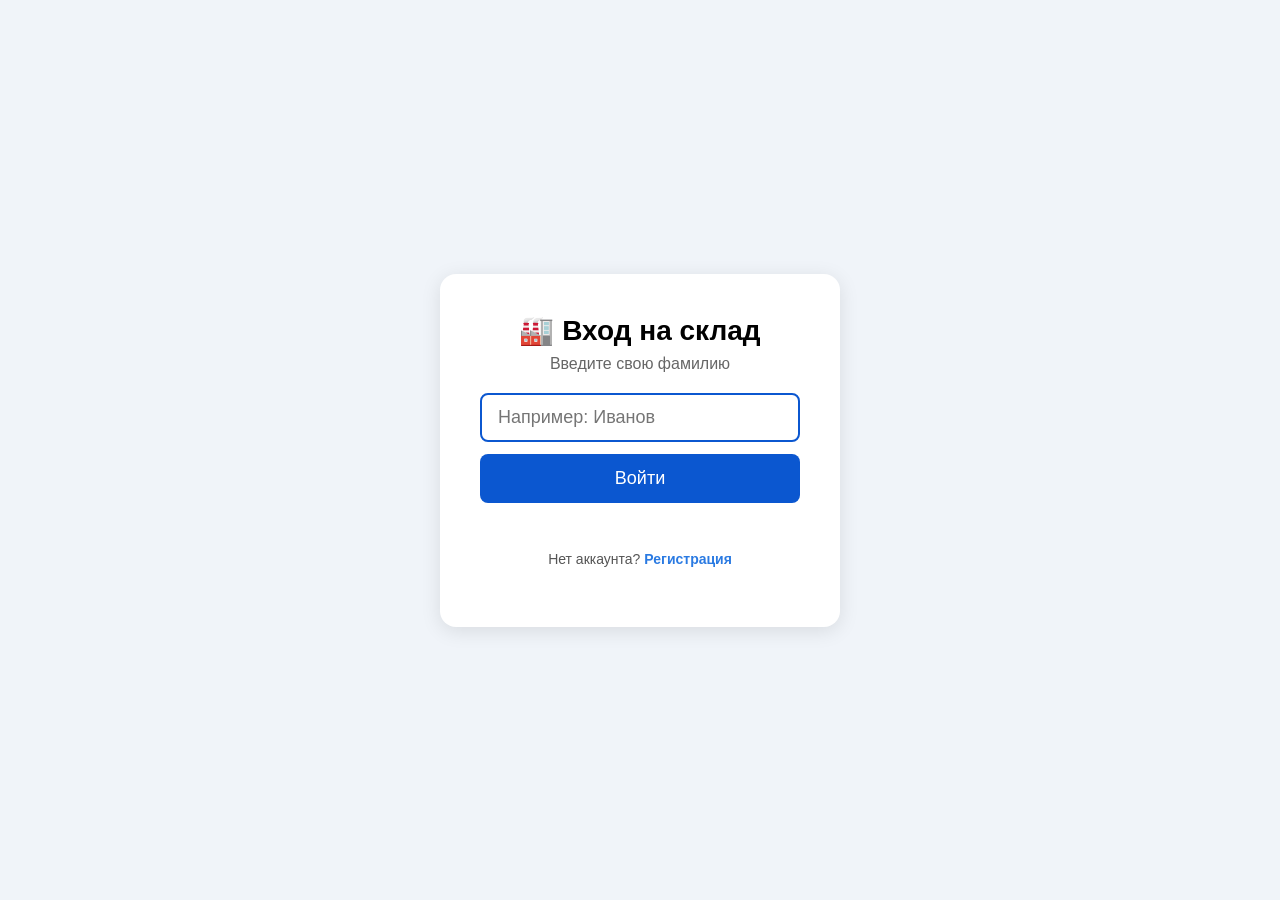
<file: index.html>
<!DOCTYPE html>
<html lang="ru">
<head>
    <meta charset="UTF-8">
    <meta name="viewport" content="width=device-width, initial-scale=1.0">
    <title>Вход на склад</title>
    <link rel="stylesheet" href="css/style.css">
</head>
<body>

     <!-- ЭКРАН ЗАГРУЗКИ ДЛЯ ЛОГИНА -->
  <div id="loadingScreen" style="display:none;position:fixed;top:0;left:0;width:100%;height:100%;background:white;z-index:9999;flex-direction:column;justify-content:center;align-items:center;text-align:center;padding:40px;">
    <div class="loader"></div>
    <div class="loading-text" id="loadingText">Загрузка...</div>
    <div class="loading-sub">Пожалуйста, подождите</div>
  </div>

    <div class="login-container">
        <h1>🏭 Вход на склад</h1>
        <p>Введите свою фамилию</p>
        <input type="text" id="userName" placeholder="Например: Иванов">
        <button onclick="login()">Войти</button>
        <div id="error" class="error"></div>
        <p style="margin-top:16px;font-size:14px;color:#555;">
            Нет аккаунта? <a href="register.html" style="color:#2a7ae2;text-decoration:none;font-weight:600;">Регистрация</a>
        </p>
    </div>

    <script src="./js/0_global.js"></script>
    <script src="./js/api.js"></script>
    <script src="./js/utils.js"></script>
    <script src="./js/auth.js"></script>
</body>
</html>
</file>
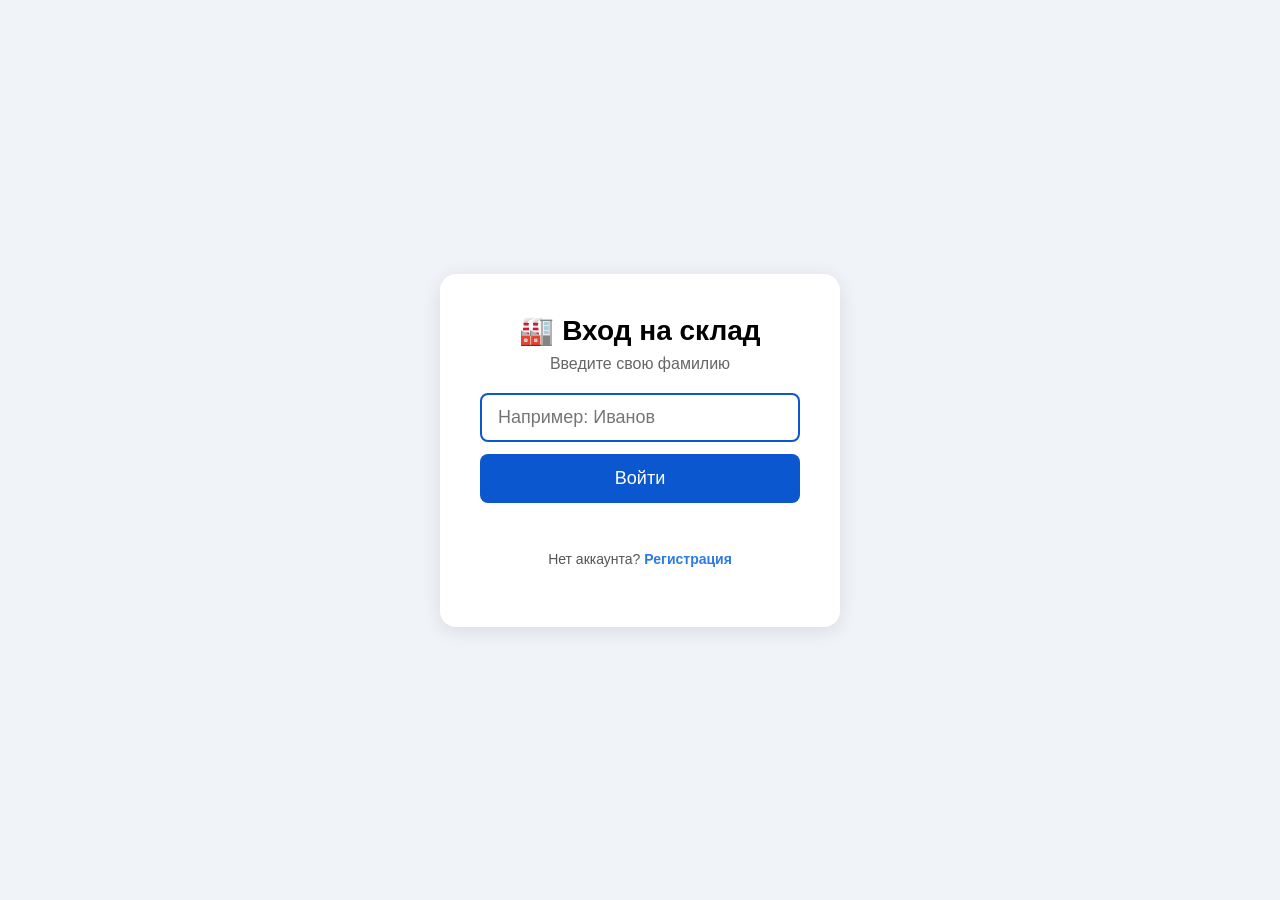
<file: guest.html>
<!DOCTYPE html>
<html lang="ru">
<head>
    <meta charset="UTF-8">
    <meta name="viewport" content="width=device-width, initial-scale=1.0">
    <title>Гость - Склад</title>
    <link rel="stylesheet" href="css/style.css">
    <style>
        /* ===== ОСНОВНОЙ КОНТЕЙНЕР ===== */
        .guest-container {
            background: white;
            padding: 40px;
            border-radius: 16px;
            box-shadow: 0 4px 20px rgba(0,0,0,0.1);
            max-width: 500px;
            width: 100%;
            margin: 50px auto;
            text-align: center;
        }

       /* ===== ИНФОРМАЦИЯ О ПОЛЬЗОВАТЕЛЕ ===== */
.user-info {
    display: flex;
    align-items: center;
    gap: 12px;
    margin-bottom: 20px;
    padding: 12px 16px;
    background: #f8f9fa;
    border-radius: 12px;
    flex-wrap: wrap;  /* ← позволяет переноситься на телефоне */
}

.user-info .name {
    font-weight: bold;
    font-size: 18px;
}

.user-info .role {
    background: #0b57d0;
    color: white;
    padding: 4px 12px;
    border-radius: 12px;
    font-size: 12px;
}

.btn-logout {
    background: #d93025;
    color: white;
    border: none;
    padding: 6px 14px;
    border-radius: 8px;
    cursor: pointer;
    font-size: 14px;
    margin-left: auto;  /* ← прижимает вправо */
    flex-shrink: 0;
    white-space: nowrap;
    text-align: center;
    transition: background 0.2s;
    width: auto;  /* ← убираем фиксированную ширину */
    max-width: 100px;
}

.btn-logout:hover {
    background: #b3261e;
}

        /* ===== ЗАГОЛОВОК ===== */
        h1 {
            color: #1a73e8;
            margin: 0 0 16px 0;
            font-size: 28px;
        }

        /* ===== КНОПКИ ДЕЙСТВИЙ ===== */
        .actions {
            display: flex;
            gap: 16px;
            justify-content: center;
            margin: 24px 0;
        }

        .action-btn {
            padding: 20px 40px;
            font-size: 22px;
            border: none;
            border-radius: 12px;
            cursor: pointer;
            transition: transform 0.2s, background 0.2s;
            min-width: 140px;
            font-weight: 600;
        }

        .action-btn:hover {
            transform: scale(1.05);
        }

        .action-btn:active {
            transform: scale(0.95);
        }

        .btn-take {
            background: #0b57d0;
            color: white;
        }

        .btn-take:hover {
            background: #0842a0;
        }

        .btn-return {
            background: #1e8e3e;
            color: white;
        }

        .btn-return:hover {
            background: #166b2f;
        }

        /* ===== СООБЩЕНИЯ ===== */
        .message {
            margin-top: 16px;
            padding: 12px 16px;
            border-radius: 8px;
            display: none;
            font-size: 15px;
        }

        .message.success {
            display: block;
            background: #d4edda;
            color: #155724;
            border: 1px solid #c3e6cb;
        }

        .message.error {
            display: block;
            background: #f8d7da;
            color: #721c24;
            border: 1px solid #f5c6cb;
        }

        /* ===== МОБИЛЬНАЯ АДАПТАЦИЯ ===== */
        @media (max-width: 480px) {
            .guest-container {
                margin: 20px auto;
                padding: 24px 20px;
                border-radius: 12px;
                width: 95%;
            }

            h1 {
                font-size: 32px;
            }

            .user-info {
                flex-wrap: wrap;
                gap: 8px;
            }

            .user-info .name {
                font-size: 20px;
            }

            .btn-logout {
                font-size: 16px;
                padding: 6px 12px;
                width: auto;
            }

            .actions {
                flex-direction: column;
                gap: 12px;
            }

            .action-btn {
                padding: 20px;
                font-size: 24px;
                min-width: unset;
                width: 100%;
            }
        }
    </style>
</head>
<body>
    <div class="guest-container">
        <h1>🏭 Склад</h1>
        
        <!-- Информация о пользователе -->
        <div class="user-info" id="userInfo">
            <span class="name" id="userNameDisplay">Загрузка...</span>
            <span class="role" id="userRoleDisplay">Гость</span>
            <button class="btn-logout" onclick="logout()">Выйти</button>
        </div>

        <!-- Кнопки действий -->
        <div class="actions">
            <button class="action-btn btn-take" onclick="goToTake()">
                📦 Забрать
            </button>
        </div>

        <!-- Сообщение об ошибке/успехе -->
        <div id="message" class="message"></div>
    </div>

    <script src="./js/0_global.js"></script>
    <script src="./js/api.js"></script>
    <script>
        // ============================================
        // СТРАНИЦА ГОСТЯ
        // ============================================

        var currentUser = null;

        // При загрузке страницы
        document.addEventListener('DOMContentLoaded', function() {
            var userData = localStorage.getItem('user');
            
            if (!userData) {
                window.location.href = 'index.html';
                return;
            }

            try {
                currentUser = JSON.parse(userData);
                document.getElementById('userNameDisplay').textContent = currentUser.name;
                document.getElementById('userRoleDisplay').textContent = currentUser.role || 'Гость';
            } catch (error) {
                window.location.href = 'index.html';
            }
        });

        function goToTake() {
            window.location.href = 'take.html';
        }

        function logout() {
            localStorage.removeItem('user');
            window.location.href = 'index.html';
        }
    </script>
</body>
</html>
</file>
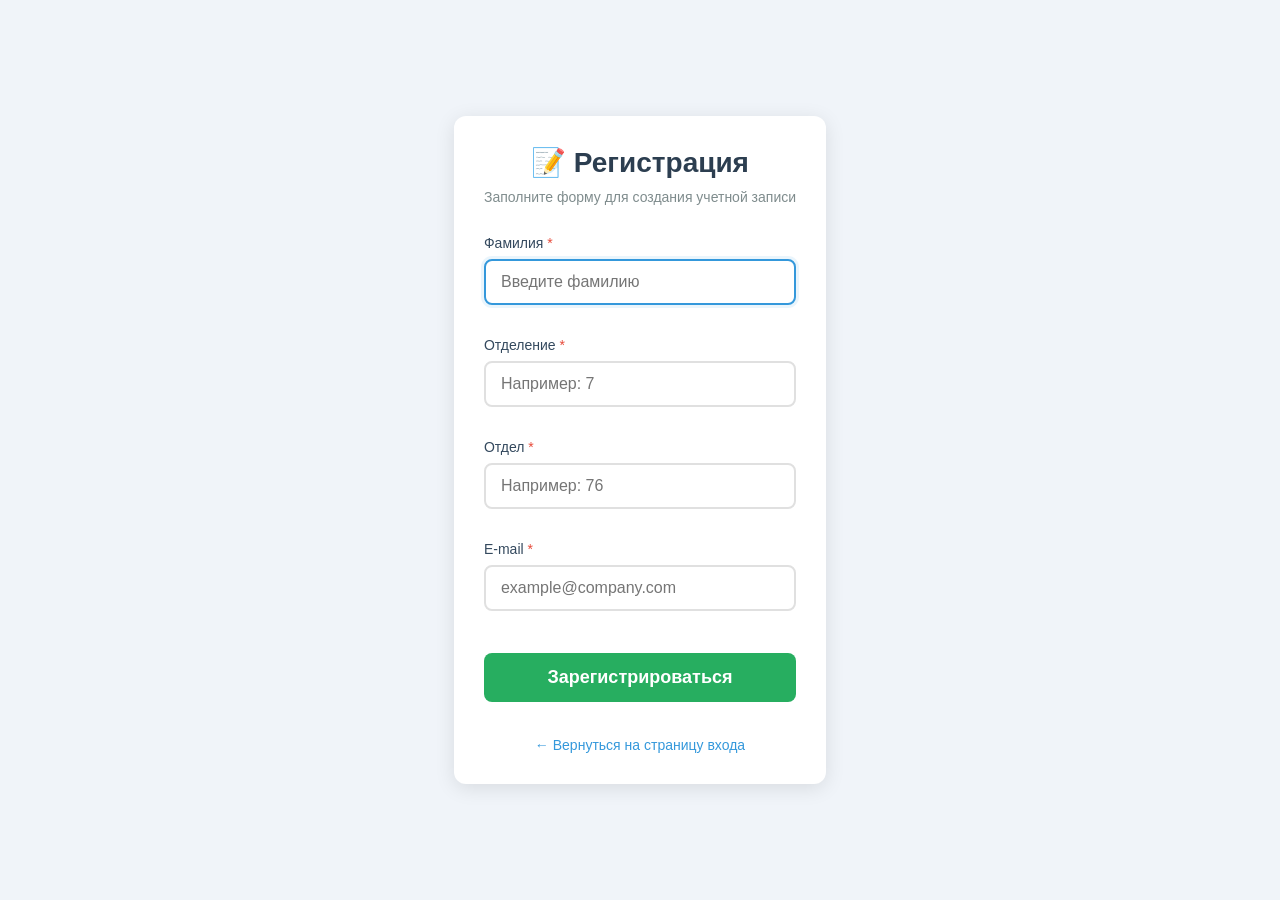
<file: register.html>
<!DOCTYPE html>
<html lang="ru">
<head>
    <meta charset="UTF-8">
    <meta name="viewport" content="width=device-width, initial-scale=1.0">
    <title>Регистрация на складе</title>
    <link rel="stylesheet" href="css/style.css">
    <style>
        .register-container {
            max-width: 450px;
            margin: 50px auto;
            padding: 30px;
            background: white;
            border-radius: 12px;
            box-shadow: 0 4px 20px rgba(0,0,0,0.1);
        }
        
        .register-container h1 {
            text-align: center;
            color: #2c3e50;
            margin-bottom: 10px;
        }
        
        .register-container .subtitle {
            text-align: center;
            color: #7f8c8d;
            margin-bottom: 30px;
            font-size: 14px;
        }
        
        .form-group {
            margin-bottom: 20px;
        }
        
        .form-group label {
            display: block;
            margin-bottom: 8px;
            color: #34495e;
            font-weight: 500;
            font-size: 14px;
        }
        
        .form-group input {
            width: 100%;
            padding: 12px 15px;
            border: 2px solid #e0e0e0;
            border-radius: 8px;
            font-size: 16px;
            transition: border-color 0.3s;
            box-sizing: border-box;
        }
        
        .form-group input:focus {
            outline: none;
            border-color: #3498db;
            box-shadow: 0 0 0 3px rgba(52, 152, 219, 0.1);
        }
        
        .form-group input.error-input {
            border-color: #e74c3c;
        }
        
        .btn-register {
            width: 100%;
            padding: 14px;
            background: #27ae60;
            color: white;
            border: none;
            border-radius: 8px;
            font-size: 18px;
            font-weight: 600;
            cursor: pointer;
            transition: background 0.3s, transform 0.2s;
            margin-top: 10px;
        }
        
        .btn-register:hover:not(:disabled) {
            background: #219a52;
            transform: translateY(-2px);
        }
        
        .btn-register:disabled {
            opacity: 0.6;
            cursor: not-allowed;
        }
        
        .btn-back {
            display: inline-block;
            margin-top: 15px;
            color: #3498db;
            text-decoration: none;
            font-size: 14px;
        }
        
        .btn-back:hover {
            text-decoration: underline;
        }
        
        .error-message {
            color: #e74c3c;
            font-size: 13px;
            margin-top: 5px;
            display: none;
        }
        
        .error-message.show {
            display: block;
        }
        
        .success-message {
            background: #d4edda;
            color: #155724;
            padding: 15px;
            border-radius: 8px;
            border: 1px solid #c3e6cb;
            margin-top: 20px;
            display: none;
            text-align: center;
        }
        
        .success-message.show {
            display: block;
        }
        
        .required {
            color: #e74c3c;
        }
        
        .info-text {
            font-size: 12px;
            color: #7f8c8d;
            margin-top: 5px;
        }
        
        @media (max-width: 600px) {
            .register-container {
                margin: 20px;
                padding: 20px;
            }
        }
    </style>
</head>
<body>

    <!-- ЭКРАН ЗАГРУЗКИ -->
    <div id="loadingScreen" style="display:none;position:fixed;top:0;left:0;width:100%;height:100%;background:white;z-index:9999;flex-direction:column;justify-content:center;align-items:center;text-align:center;padding:40px;">
        <div class="loader"></div>
        <div class="loading-text" id="loadingText">Загрузка...</div>
        <div class="loading-sub">Пожалуйста, подождите</div>
    </div>

    <div class="register-container">
        <h1>📝 Регистрация</h1>
        <p class="subtitle">Заполните форму для создания учетной записи</p>
        
        <form id="registerForm" onsubmit="return false;">
            <!-- Фамилия -->
            <div class="form-group">
                <label for="userName">Фамилия <span class="required">*</span></label>
                <input type="text" id="userName" placeholder="Введите фамилию" autofocus required>
                <div class="error-message" id="nameError">Пожалуйста, введите фамилию</div>
            </div>
            
            <div class="form-group">
                <label for="department">Отделение <span class="required">*</span></label>
                <input type="text" id="department" placeholder="Например: 7" required>
                <div class="error-message" id="departmentError">Укажите отделение</div>
            </div>

           
            <div class="form-group">
                <label for="section">Отдел <span class="required">*</span></label>
                <input type="text" id="section" placeholder="Например: 76" required>
                <div class="error-message" id="sectionError">Укажите отдел</div>
            </div>     
          
            <div class="form-group">
                <label for="email">E-mail <span class="required">*</span></label>
                <input type="email" id="email" placeholder="example@company.com" required>
                <div class="error-message" id="emailError">Введите корректный e-mail</div>
            </div>
            
            <!-- Кнопка регистрации -->
            <button type="button" class="btn-register" id="registerBtn" onclick="register()">Зарегистрироваться</button>
            
            <!-- Сообщение об успехе -->
            <div class="success-message" id="successMessage">
                ✅ Регистрация успешна!<br>
                <small>Сейчас вы будете перенаправлены на страницу входа...</small>
            </div>
            
            <!-- Ссылка назад -->
            <div style="text-align: center; margin-top: 20px;">
                <a href="index.html" class="btn-back">← Вернуться на страницу входа</a>
            </div>
        </form>
    </div>

    <script src="./js/0_global.js"></script>
    <script src="./js/api.js"></script>
    <script src="./js/utils.js"></script>
    <script src="./js/register.js"></script>
</body>
</html>
</file>
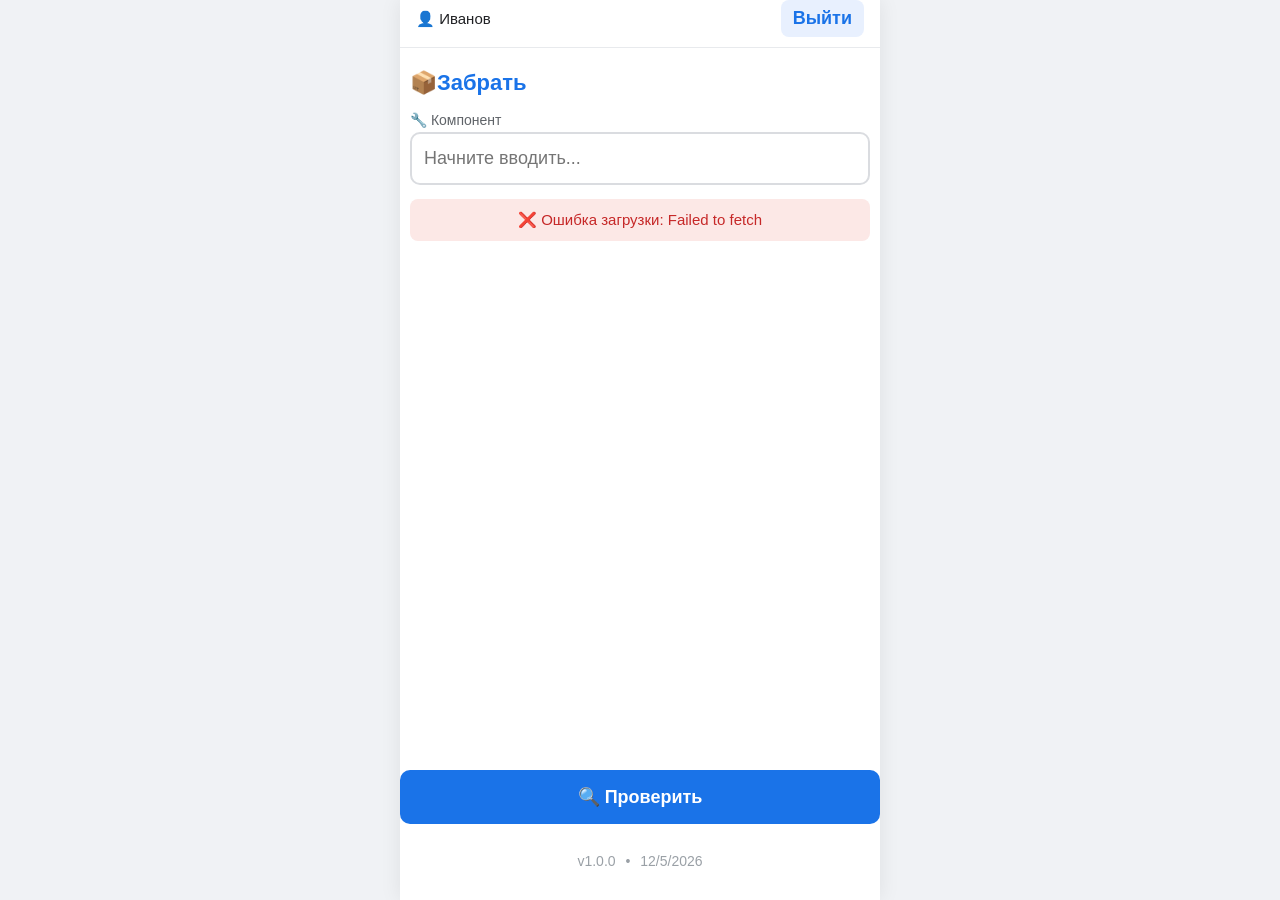
<file: take.html>
<!DOCTYPE html>
<html>
<head>
  <base target="_top">
  <meta charset="UTF-8">
  <meta name="viewport" content="width=device-width, initial-scale=1.0, maximum-scale=1.0, user-scalable=yes">
  <title>Взять компонент</title>
  
  <link rel="stylesheet" href="css/take.css">
</head>
<body style="margin: 0 !important; padding: 0 !important;">
<div class="container">
  
  <!-- ЭКРАН ЗАГРУЗКИ -->
  <div id="loadingScreen">
    <div class="loading-content">
      <div class="loader"></div>
      <div class="loading-text" id="loadingText">
        Загрузка элементной базы...
      </div>
      <div class="loading-sub">Пожалуйста, подождите</div>
    </div>
  </div>
  
 <!-- ЭКРАН ПОИСКА (ЭКРАН 1) -->
<div id="searchScreen" class="hidden" style="display: none; flex-direction: column; min-height: 100dvh; box-sizing: border-box;">
  
  <div class="header">
    <span class="user" id="userNameDisplay">👤 Пользователь</span>
    <span class="logout" id="logoutBtn">Выйти</span>
  </div>
  
  <!-- ВСЕ ПОЛЯ ЗАВЕРНУТЫ СЮДА -->
  <div class="screen-content" style="flex: 1; ">
    <h1>📦Забрать</h1>
    
    <div class="form-group">
      <label>🔧 Компонент</label>
      <input type="text" id="componentInput" placeholder="Начните вводить..." autocomplete="off">
      <div class="suggestions" id="componentSuggestions"></div>
    </div>
    
    <div id="searchMessage" class="message hidden"></div>
  </div>
  
  <!-- НИЖНИЙ БЛОК (ВСЕГДА ВНИЗУ) -->
 <div class="screen-footer" style="margin-top: auto; display: flex; flex-direction: column; gap: 15px; padding-bottom: calc(15px + env(safe-area-inset-bottom));">
  <button class="btn btn-primary" id="searchBtn">🔍 Проверить</button>
  
  <div class="version-info" style="text-align: center;">
    <span id="frontVersion">v1.0.0</span>
    <span style="margin:0 6px;">•</span>
    <span id="buildTime"></span>
  </div>
</div>

</div>
  
  <!-- ЭКРАН РЕЗУЛЬТАТОВ (ЭКРАН 2) -->
  <div id="resultsScreen" class="hidden" style="display:none;flex-direction:column;height:100dvh;">
    <div class="header">
      <span class="user" id="resultsUserName">👤 Пользователь</span>
      <span class="logout" id="resultsLogoutBtn">Выйти</span>
    </div>
    
    <h2 id="resultTitle">📦 Компонент</h2>
    <p id="resultQty">Доступно: 0 шт</p>
    
    <!-- ===== ПОЛЕ ДЛЯ КОЛИЧЕСТВА НА ЭКРАНЕ РЕЗУЛЬТАТОВ ===== -->
    <div class="form-group" style="margin-bottom:12px;">
      <label>✏️ Количество взять:</label>
      <input type="number" id="resultQtyInput" placeholder="1" min="1" value="1">
    </div>
    
    <div id="resultsContainer">
      <div id="resultsList"></div>
    </div>
    
    <div id="resultsMessage" class="message hidden"></div>
    
  
    <button class="btn btn-secondary" id="backToSearchBtn">🔙 Назад</button>

  </div>

  <!-- ЭКРАН ПОДТВЕРЖДЕНИЯ -->
 

  <div id="confirmScreen" class="hidden" style="display:none;flex-direction:column;flex:1;justify-content:center;align-items:center;text-align:center;padding:40px;">
  <h2 id="confirmTitle" style="font-size:32px;color:#1e7e34;margin-bottom:12px;">Компонент взят</h2>
  <p id="confirmMessage" style="font-size:24px;color:#202124;margin-bottom:8px;"></p>
  <p id="confirmDetail" style="font-size:18px;color:#5f6368;margin-bottom:30px;"></p>
  <button class="btn btn-primary" id="confirmOkBtn" style="max-width:300px;">🔙 На склад</button>
</div>

</div>

<script src="./js/0_global.js"></script>
<script src="./js/api.js"></script>
<script src="./js/utils.js"></script>
<script src="./js/take.js"></script>

</body>
</html>
</file>
<file: css/style.css>
* {
    margin: 0;
    padding: 0;
    box-sizing: border-box;
}

body {
    font-family: Arial, sans-serif;
    background: #f0f4f9;
    display: flex;
    justify-content: center;
    align-items: center;
    height: 100vh;
}

/* ===== ЭКРАН ЗАГРУЗКИ ===== */
#loadingScreen {
  display: none;
  position: fixed;
  top: 0;
  left: 0;
  width: 100%;
  height: 100%;
  background: white;
  z-index: 9999;
  flex-direction: column;
  justify-content: center;
  align-items: center;
  text-align: center;
  padding: 40px;
}

.loader {
  width: 50px;
  height: 50px;
  border: 4px solid #e8eaed;
  border-top: 4px solid #1a73e8;
  border-radius: 50%;
  animation: spin 1s linear infinite;
  margin: 0 auto 16px;
}

@keyframes spin {
  0% { transform: rotate(0deg); }
  100% { transform: rotate(360deg); }
}

.loading-text {
  font-size: 24px;
  color: #1a73e8;
  font-weight: 500;
}

.loading-sub {
  font-size: 16px;
  color: #5f6368;
  margin-top: 8px;
}

.hidden {
  display: none !important;
}

.login-container {
    background: white;
    padding: 40px;
    border-radius: 16px;
    box-shadow: 0 4px 20px rgba(0,0,0,0.1);
    text-align: center;
    
    /* ===== ИСПРАВЛЕНИЕ ДЛЯ МОБИЛЬНЫХ ===== */
    width: 100%;        /* На мобилках карточка займет всю доступную ширину */
    max-width: 400px;    /* На ПК она не станет шире 400px */
}
h1 {
    font-size: 28px;
    margin-bottom: 8px;
}

p {
    color: #666;
    margin-bottom: 20px;
}

input {
    width: 100%;
    padding: 12px 16px;
    font-size: 18px;
    border: 2px solid #ddd;
    border-radius: 8px;
    margin-bottom: 12px;
    outline: none;
}

input:focus {
    border-color: #0b57d0;
}

button {
    width: 100%;
    padding: 14px;
    font-size: 18px;
    background: #0b57d0;
    color: white;
    border: none;
    border-radius: 8px;
    cursor: pointer;
    transition: background 0.2s;
}

button:hover {
    background: #0842a0;
}

.error {
    color: #d93025;
    margin-top: 12px;
    font-size: 14px;
    min-height: 20px;
}

.hint {
    color: #999;
    font-size: 13px;
    margin-top: 20px;
    line-height: 1.6;
}
</file>
<file: css/take.css>
/* ============================================
   CSS: ВЗЯТЬ КОМПОНЕНТ
   ============================================ */

* {
  box-sizing: border-box;
  font-family: -apple-system, BlinkMacSystemFont, 'Segoe UI', Roboto, Arial, sans-serif;
}

html, body {
  background-color: #f0f2f5 !important; 
 margin: 0 !important;
  padding: 0 !important;
  height: 100%;
  overflow: hidden; /* Запрещает скролл всей страницы */
  font-family: -apple-system, BlinkMacSystemFont, "Segoe UI", Roboto, Helvetica, Arial, sans-serif;
}

.header {
  padding-top: 0 !important;
  display: flex;
  justify-content: space-between; /* Раздвигает имя пользователя влево, а "Выйти" — вправо */
  align-items: center;           /* Центрирует их по вертикали внутри шапки */
  width: 100%;
  flex-shrink: 0;                /* Шапка никогда не сожмется по высоте */
  
  /* Отступы: сверху учитываем безопасную зону смартфона, по бокам — по 16px */
  padding: calc(12px + env(safe-area-inset-top)) 16px 12px 16px; 
  
  background-color: #ffffff;     /* Белый фон, чтобы под контентом была видна четкая граница */
  border-bottom: 1px solid #e0e0e0; /* Легкая линия снизу для красоты */
}

/* Стили для ссылок/кнопок внутри шапки, чтобы они выглядели аккуратно */
.header .user {
  font-weight: 500;
  color: #202124;
}

.header .logout {
  color: #d93025;                /* Красный цвет для кнопки выхода */
  cursor: pointer;
  font-weight: 500;
  -webkit-tap-highlight-color: transparent;
}

/* Главный контейнер жестко равен высоте экрана смартфона */
.container {
  width: 100%;
  height: 100dvh; /* Динамическая высота (учитывает появление/скрытие панелей браузера) */
  display: flex;
  flex-direction: column;
  overflow: hidden; 
  box-sizing: border-box;
  
  /* ===== ДОПИСАНО ДЛЯ КРАСИВОГО ОТОБРАЖЕНИЯ НА ПК ===== */
  max-width: 480px;      /* Ограничивает ширину приложения на больших экранах */
  margin: 0 auto;        /* Центрирует мобильное окошко ровно по центру монитора */
  background: #ffffff;   /* Белый фон для самого приложения */
  box-shadow: 0 0 20px rgba(0, 0, 0, 0.08); /* Элегантная тень по бокам на ПК */
}

/* Настройки для внутренностей экрана, если контента вдруг станет слишком много */
.screen-content {
  overflow-y: auto; /* Скролл появится ТОЛЬКО внутри контента, кнопка останется на месте */
  padding: 10px;
}

#searchScreen {
  flex: 1;
  display: flex;
  flex-direction: column;
  min-height: 0;
  box-sizing: border-box;

  padding-bottom: calc(16px + env(safe-area-inset-bottom)); /* Гарантия безопасности для кнопки */
}




#searchBtn {
  width: 100%;
  padding: 16px;
  border: none;
  border-radius: 10px;
  font-size: 18px;
  font-weight: 600;
  cursor: pointer;
  transition: background 0.15s;
  -webkit-tap-highlight-color: transparent;
  flex-shrink: 0; /* Жестко запрещает кнопке сжиматься по высоте, если экран станет меньше */
}
/* ===== ЭКРАН ЗАГРУЗКИ ===== */
#loadingScreen {
  position: fixed;
  top: 0;
  left: 0;
  width: 100%;
  height: 100%;
  background: white;
  display: flex;
  justify-content: center;
  align-items: center;
  z-index: 1000;
  flex-direction: column;
  transition: opacity 0.5s ease;
}

#loadingScreen.hidden {
  opacity: 0;
  pointer-events: none;
}

.loading-content {
  text-align: center;
  padding: 40px;
}

.loading-text {
  font-size: 28px;
  font-weight: 600;
  color: #1a73e8;
  margin-top: 30px;
}

.loading-sub {
  font-size: 16px;
  color: #5f6368;
  margin-top: 8px;
}

/* ===== СПИННЕР ===== */
.loader {
  width: 60px;
  height: 60px;
  border: 5px solid #e8eaed;
  border-top: 5px solid #1a73e8;
  border-radius: 50%;
  animation: spin 1s linear infinite;
  margin: 0 auto;
}

@keyframes spin {
  0% { transform: rotate(0deg); }
  100% { transform: rotate(360deg); }
}

/* ===== ЗАГОЛОВКИ ===== */
h1 {
  color: #1a73e8;
  margin: 0 0 16px 0;
  font-size: 22px;
}

h2 {
  color: #1a73e8;
  margin: 0 0 12px 0;
  font-size: 18px;
}

/* ===== ШАПКА ===== */
.header {
  display: flex;
  justify-content: space-between;
  align-items: center;
  margin-bottom: 12px;
  padding-bottom: 10px;
  border-bottom: 1px solid #e8eaed;
}

.header .user {
  font-weight: 500;
  color: #202124;
  font-size: 15px;
}

.header .logout { 
  color: #1a73e8; 
  cursor: pointer; 
  font-size: 14px;
  padding: 8px 12px;
  border-radius: 8px;
  background: #e8f0fe;

   font-size: 18px !important;  /* Такой же размер */
  font-weight: 600 !important; /* Такая же жирность */
}

.header .logout:active {
  background: #d2e3fc;
}

/* ===== ФОРМЫ ===== */
.form-group {
  margin-bottom: 14px;
}

.form-group label { 
  display: block; 
  font-weight: 500; 
  color: #5f6368; 
  font-size: 14px;
  margin-bottom: 4px;
}

.form-group input {
  width: 100%;
  padding: 14px 12px;
  border: 2px solid #dadce0;
  border-radius: 10px;
  font-size: 18px;
  transition: border-color 0.2s;
  -webkit-appearance: none;
  appearance: none;
  background: white;
}

.form-group input:focus {
  border-color: #1a73e8;
  outline: none;
  box-shadow: 0 0 0 3px rgba(26,115,232,0.15);
}



.form-group input[type="number"]::-webkit-inner-spin-button {
  -webkit-appearance: none;
}

/* ===== ПОДСКАЗКИ ===== */
.suggestions {
  border: 2px solid #dadce0;
  border-top: none;
  border-radius: 0 0 10px 10px;
  max-height: 40vh;  /* ← 60% от высоты экрана */
  overflow-y: auto;
  display: none;
  background: white;
  margin-top: -2px;
}

.suggestions.active {
  display: block;
}

.suggestions .item {
  padding: 14px 12px;
  cursor: pointer;
  border-bottom: 1px solid #f1f3f4;
  font-size: 17px;
}

.suggestions .item:active {
  background: #e8f0fe;
}

.suggestions .item:last-child {
  border-bottom: none;
}

/* ===== КНОПКИ ===== */
.btn {
  width: 100%;
  padding: 16px;
  border: none;
  border-radius: 10px;
  font-size: 18px;
  font-weight: 600;
  cursor: pointer;
  transition: background 0.15s;
  -webkit-tap-highlight-color: transparent;
}

.btn:active { 
  transform: scale(0.98);
  opacity: 0.9;
}

.btn-primary {
  background: #1a73e8;
  color: white;
}

.btn-primary:active {
  background: #1557b0;
}

.btn-primary:disabled {
  opacity: 0.6;
  cursor: not-allowed;
  transform: none;
}

.btn-secondary {
  background: #f1f3f4;
  color: #3c4043;
}

.btn-secondary:active {
  background: #e8eaed;
}

/* ===== СООБЩЕНИЯ ===== */
.message {
  padding: 12px;
  border-radius: 8px;
  margin-top: 12px;
  text-align: center;
  font-size: 15px;
}

.message-error {
  background: #fce8e6;
  color: #c62828;
}

.message-success {
  background: #e6f4ea;
  color: #1e7e34;
}

.message-info {
  background: #e8f0fe;
  color: #1a73e8;
}

.message-warning {
  background: #fff3cd;
  color: #856404;
}

.hidden {
  display: none !important;
}

/* ===== РЕЗУЛЬТАТЫ ===== */
#resultsScreen {
  display: none;
  flex-direction: column;
  height: 100dvh;
}

#resultsScreen:not(.hidden) {
  display: flex;
}

#resultsContainer {
  flex: 1;
  overflow-y: auto;
  margin-bottom: 8px;
}

#resultQty {
  color: #5f6368;
  margin-bottom: 12px;
  font-size: 15px;
}

/* ===== КАРТОЧКА МЕСТА ===== */
.location-card {
  border: 1px solid #e8eaed;
  border-radius: 12px;
  padding: 16px 18px;
  margin-bottom: 10px;
  background: white;
  display: flex;
  flex-direction: column;
  gap: 10px;
}

.location-card .info {
  font-size: 15px;
  line-height: 1.4;
}

.location-card .info .place {
  font-weight: 500;
  color: #202124;
}

.location-card .info .qty {
  color: #1a73e8;
  font-weight: 600;
  font-size: 15px;
}

.location-card .btn-take {
  padding: 10px 16px;
  background: #1a73e8;
  color: white;
  border: none;
  border-radius: 8px;
  font-size: 14px;
  font-weight: 500;
  cursor: pointer;
  width: 100%;
}

.location-card .btn-take:active {
  background: #1557b0;
  transform: scale(0.98);
}

.location-card .btn-take:disabled {
  background: #dadce0;
  color: #9aa0a6;
  cursor: not-allowed;
  transform: none;
}

/* ===== ПУСТОЕ СОСТОЯНИЕ ===== */
.empty-state {
  text-align: center;
  padding: 30px 20px;
  color: #5f6368;
  font-size: 16px;
}

/* ===== ВЕРСИЯ ===== */
.version-info {
  margin-top: 14px;
  text-align: center;
  font-size: 14px;
  color: #9aa0a6;
}

/* ===== МОБИЛЬНЫЙ РЕЖИМ ===== */
@media (max-width: 480px) {
  .container {
    padding: 80px 24px;
  }
  
  h1 {
    font-size: 48px;
    margin-bottom: 24px;
  }
  
  h2 {
    font-size: 36px;
    margin-bottom: 20px;
  }
  
  .header .user {
    font-size: 32px;
  }
  
  .header .logout {
    font-size: 28px;
    padding: 12px 24px;
  }
  
  .form-group label {
    font-size: 28px;
    margin-bottom: 8px;
  }
  
  .form-group input {
    font-size: 25px;
    padding: 24px 18px;
    border-radius: 16px;
  }
  
  .btn {
    padding: 24px;
    font-size: 32px;
    border-radius: 16px;
  }
  
  .suggestions .item {
    font-size: 28px;
    padding: 18px 16px;
  }
  
  .message {
    font-size: 24px;
    padding: 16px;
  }
  
  .location-card {
    padding: 24px 20px;
    border-radius: 16px;
  }
  
  .location-card .info {
    font-size: 28px;
  }
  
  .location-card .info .qty {
    font-size: 28px;
  }
  
  .location-card .btn-take {
    font-size: 24px;
    padding: 16px 20px;
    border-radius: 12px;
  }
  
  .empty-state {
    font-size: 24px;
    padding: 40px 20px;
  }
  
  .version-info {
    font-size: 18px;
  }
}
</file>
